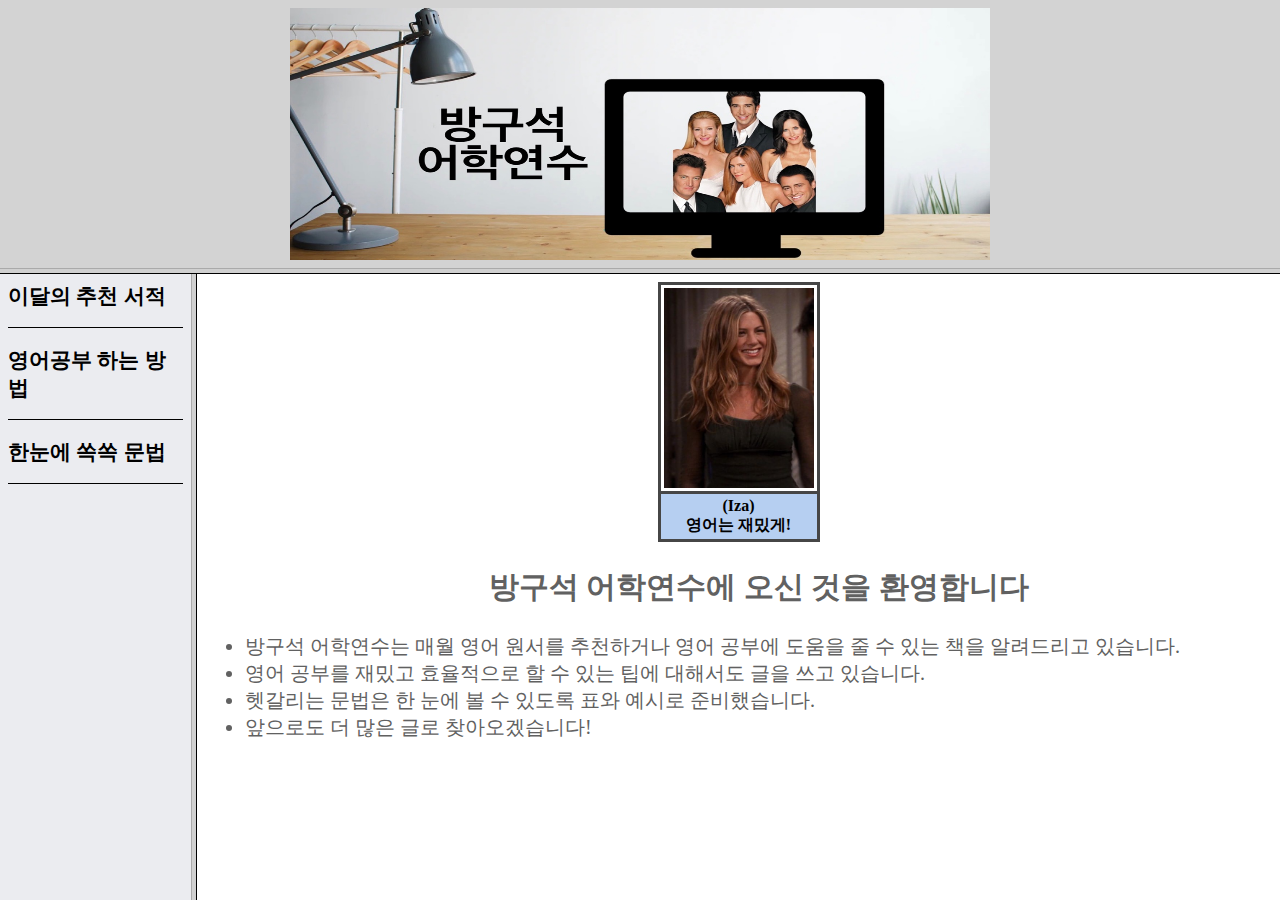
<file: index.html>
<html>
<head>
        <meta charset = "utf-8"/>
        <frameset rows = "30%,70%" frameborder = "1">
            <frame src = "title.html">
            <frameset cols = "15%, 85%">
                <frame src = "menu.html">
                <frame src = "mynotice.html" name = "right">
            </frameset>
        </frameset>

 </head>
 <body>        
</body>
</html>
</file>
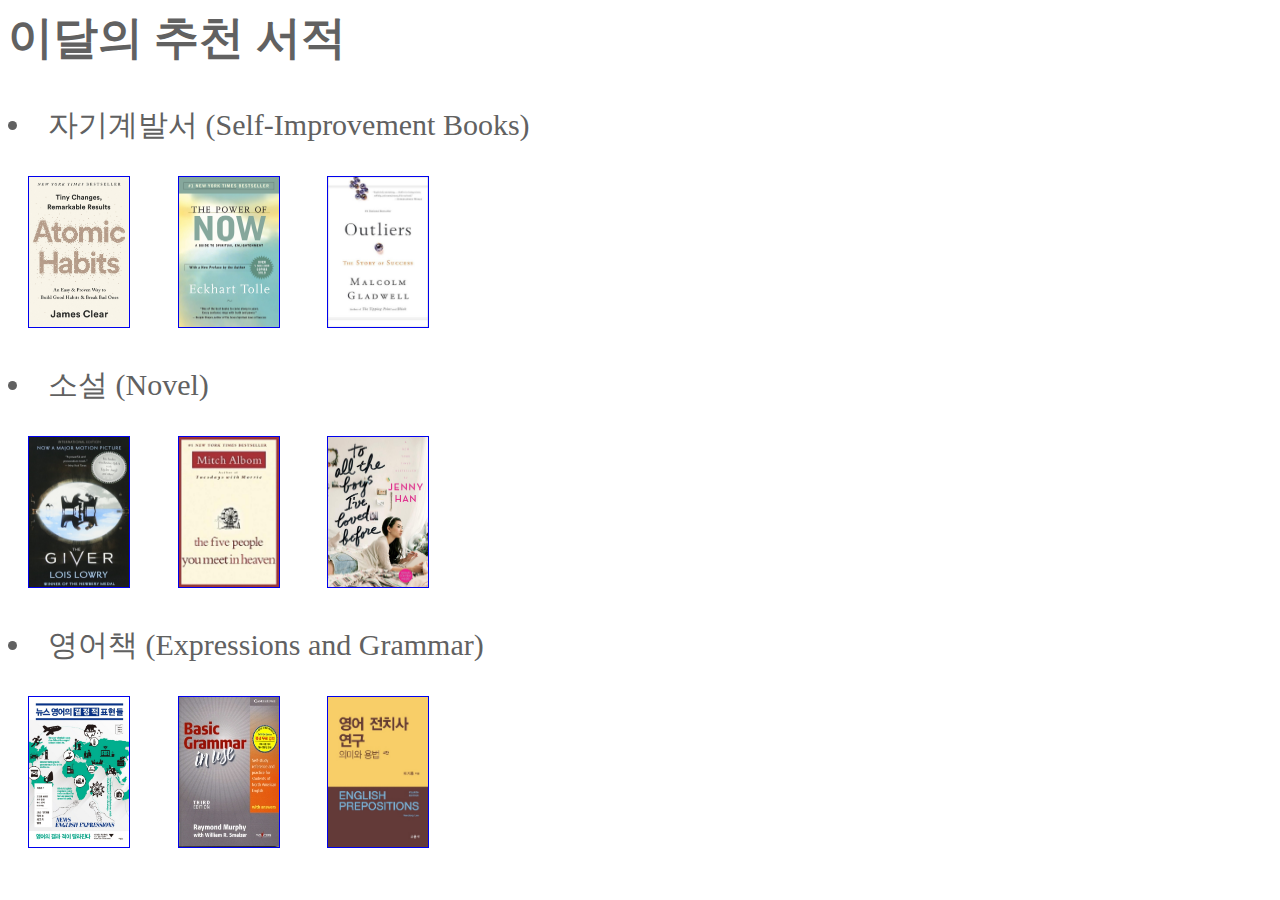
<file: book.html>
<html>
<head>
        <meta charset = "utf-8"/>
        <style type = "text/css">
            bstyle{
                color: #616161;
                font-family: fantasy;
                font-size:30px;
            }
        </style>
</head>
<body bgcolor = "white">
    <div id = "books">
   <bstyle>
       <h2>이달의 추천 서적</h2>
       <li>자기계발서 (Self-Improvement Books)</li><p>
           <a href = "http://www.kyobobook.co.kr/product/detailViewEng.laf?ejkGb=ENG&mallGb=ENG&barcode=9780593189641&orderClick=LEa&Kc=">
            <img src = "atomichabits.jpg" width = "100" height = "150" border = "1" hspace = "20"></a>
            <a href = "http://www.kyobobook.co.kr/product/detailViewEng.laf?ejkGb=ENG&mallGb=ENG&barcode=9781577314806&orderClick=LEa&Kc=">
            <img src = "thepowerofnow.jpg" width = "100" height = "150" border = "1" hspace = "20"></a>
            <a href = "http://www.kyobobook.co.kr/product/detailViewEng.laf?ejkGb=ENG&mallGb=ENG&barcode=9780316056281&orderClick=LEa&Kc=">
            <img src = "outliers.jpg" width = "100" height = "150" border = "1" hspace = "20"></a>
           </p>
        <li>소설 (Novel)</li><p>
            <a href = "http://www.kyobobook.co.kr/product/detailViewEng.laf?ejkGb=ENG&mallGb=ENG&barcode=9780544442207&orderClick=LEa&Kc=">
           <img src = "thegiver.jpg" width = "100" height = "150" border = "1" hspace = "20"></a>
           <a href = "http://www.kyobobook.co.kr/product/detailViewEng.laf?ejkGb=BNT&mallGb=ENG&barcode=9781401308582&orderClick=LAG&Kc=">
           <img src = "thefivepeople.jpg" width = "100" height = "150" border = "1" hspace = "20"></a>
           <a href = "http://www.kyobobook.co.kr/product/detailViewEng.laf?ejkGb=ENG&mallGb=ENG&barcode=9781442426719&orderClick=LEa&Kc=">
           <img src = "toalltheboys.jpg" width = "100" height = "150" border = "1" hspace = "20"></a>
           </p>
       <li>영어책 (Expressions and Grammar)</li><p>
           <a href = "http://www.kyobobook.co.kr/product/detailViewKor.laf?ejkGb=KOR&mallGb=KOR&barcode=9788960498921&orderClick=LEa&Kc=">
           <img src = "news.jpg" width = "100" height = "150" border = "1" hspace = "20"></a>
           <a href = "http://www.kyobobook.co.kr/product/detailViewEng.laf?ejkGb=ENG&mallGb=ENG&barcode=9780521269599&orderClick=LEa&Kc=">
           <img src = "basic.jpg" width = "100" height = "150" border = "1" hspace = "20"></a>
           <a href = "http://www.kyobobook.co.kr/product/detailViewKor.laf?ejkGb=KOR&mallGb=KOR&barcode=9788936320485&orderClick=LEa&Kc=">
           <img src = "preposition.jpg" width = "100" height = "150" border = "1" hspace = "20"></a>
           </p>
   </mstyle>
   </div>
</body>
</html>
</file>
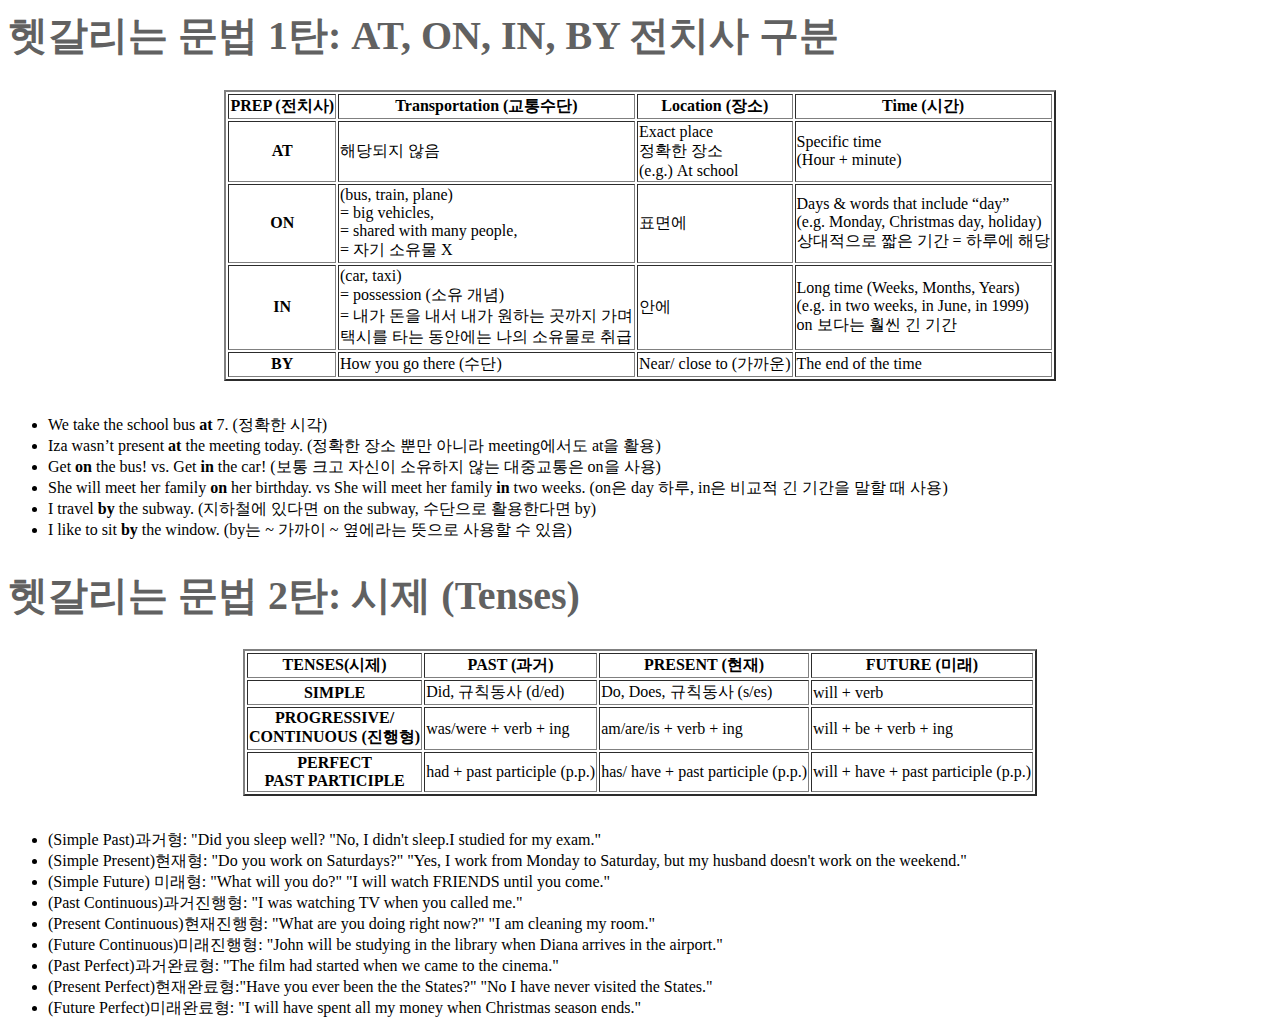
<file: grammar.html>
<html>
<head>
        <meta charset = "utf-8"/>
        <style type = "text/css">
            gstyle{
                color:#616161;
                font-family: fantasy;
                font-size:20px;
            }
        </style>
 </head>
 <body>
     <div id = "grm">
         <table border = "2" align = center>
        <gstyle>
            <h1> 헷갈리는 문법 1탄: AT, ON, IN, BY 전치사 구분</h1>
             <tr>
                 <th>PREP (전치사)</th>
                 <th>Transportation (교통수단)</th>
                 <th>Location (장소)</th>
                 <th>Time (시간)</th>
            </tr>
            <tr>
                <th>AT</th>
                <td> 해당되지 않음 </td>
                <td>Exact place<br>
                    정확한 장소<br> 
                    (e.g.) At school</td>
                <td>Specific time<br>
                    (Hour + minute)</td>
           </tr>
           <tr>
                <th>ON</th>
                <td>(bus, train, plane)<br> = big vehicles,<br> = shared with many people, <br>= 자기 소유물 X</td>
                <td>표면에</td>
                <td>Days & words that include “day” <br>
                    (e.g. Monday, Christmas day, holiday)<br>
                    상대적으로 짧은 기간 = 하루에 해당</td>
            </tr>
            <tr>
                <th>IN</th>
                <td>(car, taxi)<br> = possession (소유 개념) <br> = 내가 돈을 내서 내가 원하는 곳까지 가며 <br>택시를 타는 동안에는 나의 소유물로 취급 </td>
                <td> 안에 </td>
                <td>Long time (Weeks, Months, Years)<br>
                    (e.g. in two weeks, in June, in 1999)<br>
                    on 보다는 훨씬 긴 기간</td>
           </tr>
           <tr>
                <th>BY</th>
                <td>How you go there (수단)</td>
                <td>Near/ close to (가까운) </td>
                <td>The end of the time</td>
            </tr> 
        </gstyle>
        </table> 
        <br>

        <ul>
            <li>We take the school bus <b>at</b> 7. (정확한 시각)</li>
            <li>Iza wasn’t present <b>at</b> the meeting today. (정확한 장소 뿐만 아니라 meeting에서도 at을 활용)</li>
            <li>Get <b>on</b> the bus! vs. Get <b>in</b> the car! (보통 크고 자신이 소유하지 않는 대중교통은 on을 사용)</li>
            <li>She will meet her family <b>on</b> her birthday. vs She will meet her family <b>in</b> two weeks. 
                (on은 day 하루, in은 비교적 긴 기간을 말할 때 사용)</li> 
            <li>I travel <b>by</b> the subway. (지하철에 있다면 on the subway, 수단으로 활용한다면 by)</li>
            <li>I like to sit <b>by</b> the window. (by는 ~ 가까이 ~ 옆에라는 뜻으로 사용할 수 있음)</li> 
        </ul>

        <table border = "2" align = center>
            <gstyle>
                <h1> 헷갈리는 문법 2탄: 시제 (Tenses)</h1>
                 <tr>
                     <th>TENSES(시제)</th>
                     <th>PAST (과거)</th>
                     <th>PRESENT (현재)</th>
                     <th>FUTURE (미래)</th>
                </tr>
                <tr>
                    <th>SIMPLE</th>
                    <td> Did, 규칙동사 (d/ed) </td>
                    <td> Do, Does, 규칙동사 (s/es)</td>
                    <td> will + verb</td>
               </tr>
               <tr>
                    <th>PROGRESSIVE/<br>
                    CONTINUOUS (진행형)</th>
                    <td>was/were + verb + ing</td>
                    <td>am/are/is + verb + ing</td>
                    <td>will + be + verb + ing</td>
                </tr>
                <tr>
                    <th>PERFECT<br>
                    PAST PARTICIPLE</th>
                    <td>had + past participle (p.p.)</td>
                    <td>has/ have + past participle (p.p.)</td>
                    <td>will + have + past participle (p.p.)</td>
               </tr>
            </gstyle>
            </table>
            <br>

            <ul>
            <li>(Simple Past)과거형: "Did you sleep well? "No, I didn't sleep.I studied for my exam." </li>
            <li>(Simple Present)현재형: "Do you work on Saturdays?" "Yes, I work from Monday to Saturday, but my husband doesn't work on the weekend."</li> 
            <li>(Simple Future) 미래형: "What will you do?" "I will watch FRIENDS until you come." </li>
            <li>(Past Continuous)과거진행형: "I was watching TV when you called me." </li>
            <li>(Present Continuous)현재진행형: "What are you doing right now?" "I am cleaning my room."</li>
            <li>(Future Continuous)미래진행형: "John will be studying in the library when Diana arrives in the airport."</li>
            <li>(Past Perfect)과거완료형: "The film had started when we came to the cinema."</li>
            <li>(Present Perfect)현재완료형:"Have you ever been the the States?" "No I have never visited the States."</li>
            <li>(Future Perfect)미래완료형: "I will have spent all my money when Christmas season ends."</li>
            </ul>
    </div>
</body>
</html>
</file>
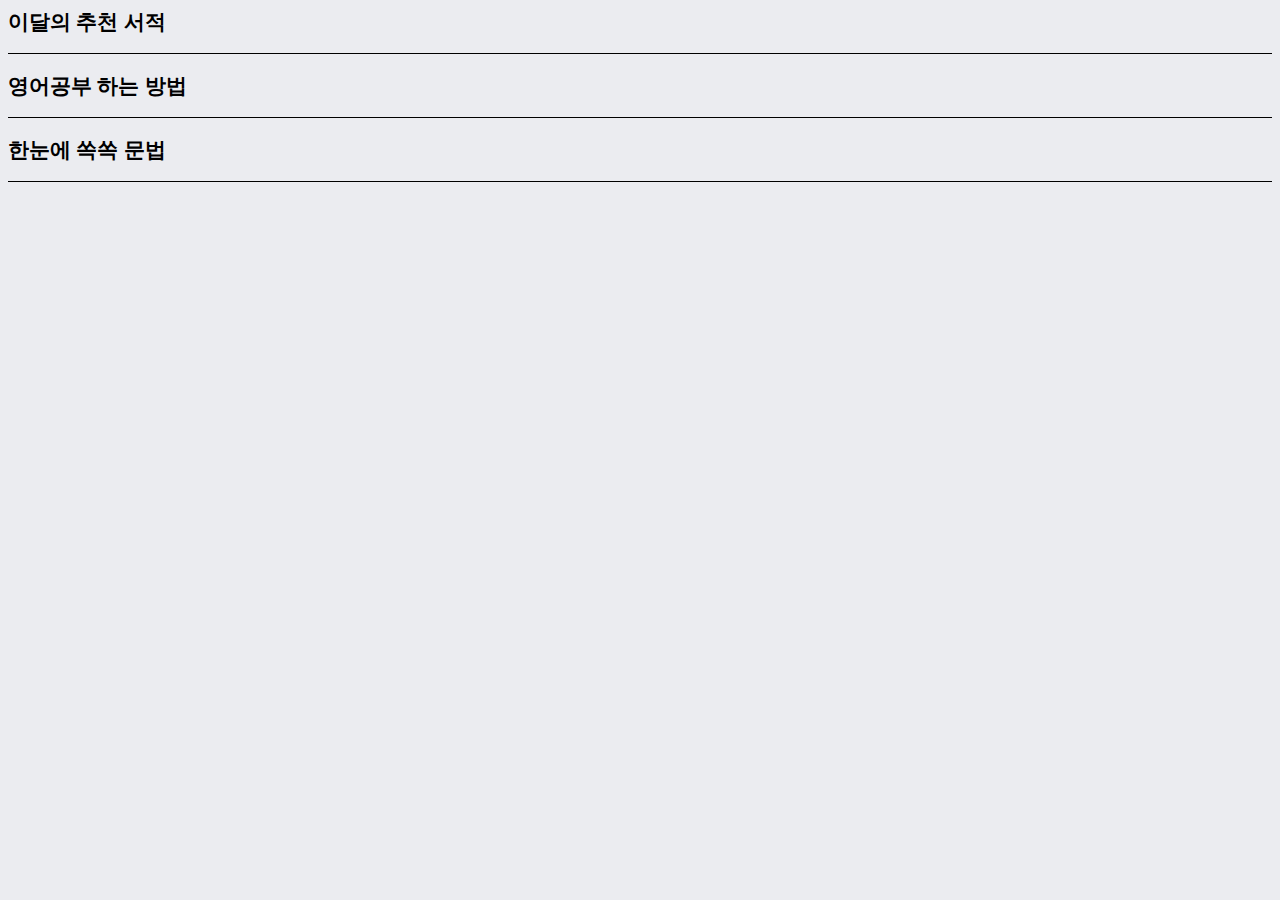
<file: menu.html>
<html>
<head>
        <meta charset = "utf-8"/>
        <link rel = "stylesheet" href = "style.css">
       
 </head>
 <body bgcolor = "#EBECF0">
     <div id = "menu">
         <ul>
             <li><a href = "book.html" target = "right"><h2>이달의 추천 서적</h2></a></li>
             <li><a href = "method.html" target = "right"><h2>영어공부 하는 방법</h2></a></li>
             <li><a href = "grammar.html" target = "right"><h2>한눈에 쏙쏙 문법</h2></a></li>
        </ul>
    </div>
</body>
</html>
</file>
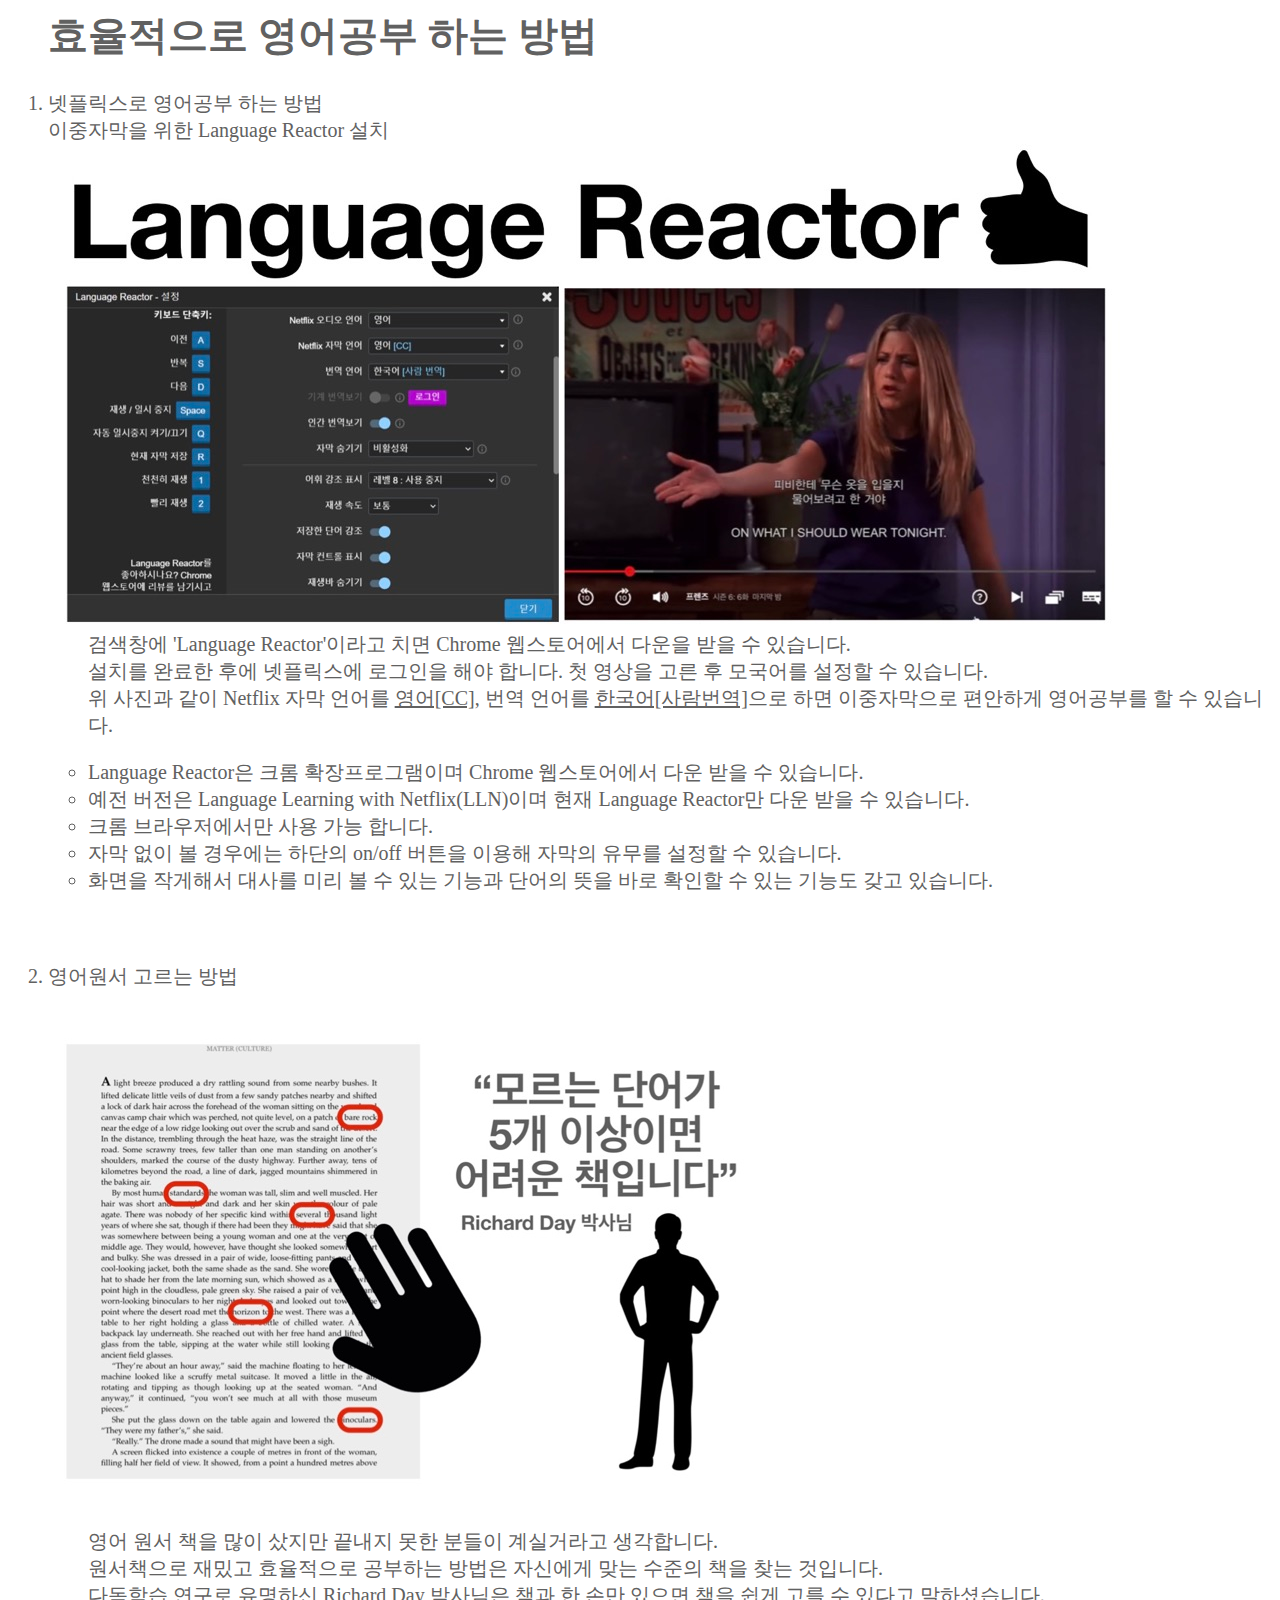
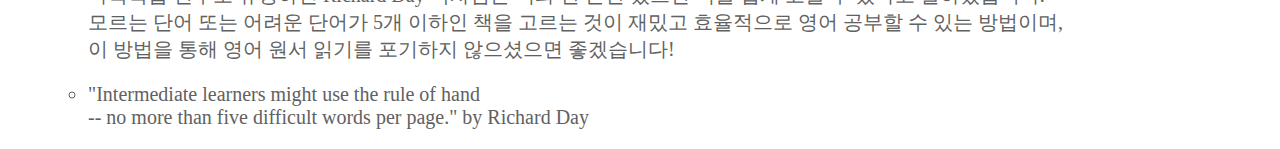
<file: method.html>
<html>
<head>
        <meta charset = "utf-8"/>
        <style type = "text/css">
            mstyle{
                color:#616161;
                font-family: fantasy;
                font-size:20px;
            }
        </style>
 </head>
 <body>
    <mstyle>
    <ol>
        <h1>효율적으로 영어공부 하는 방법</h1>
        <li>넷플릭스로 영어공부 하는 방법</li>
            <dl>
            <dt>이중자막을 위한 Language Reactor 설치<br><img src = "language_reactor.jpg"></dt>
            <dd>
            검색창에 'Language Reactor'이라고 치면 Chrome 웹스토어에서 다운을 받을 수 있습니다. <br>
            설치를 완료한 후에 넷플릭스에 로그인을 해야 합니다. 첫 영상을 고른 후 모국어를 설정할 수 있습니다. <br>
            위 사진과 같이 Netflix 자막 언어를 <u>영어[CC]</u>, 번역 언어를 <u>한국어[사람번역]</u>으로 하면 이중자막으로 편안하게 영어공부를 할 수 있습니다.
            </dd><p>
                <ul>
                    <li> Language Reactor은 크롬 확장프로그램이며 Chrome 웹스토어에서 다운 받을 수 있습니다.</li>
                    <li> 예전 버전은 Language Learning with Netflix(LLN)이며 현재 Language Reactor만 다운 받을 수 있습니다. </li>
                    <li> 크롬 브라우저에서만 사용 가능 합니다.</li>
                    <li> 자막 없이 볼 경우에는 하단의 on/off 버튼을 이용해 자막의 유무를 설정할 수 있습니다. </li>
                    <li> 화면을 작게해서 대사를 미리 볼 수 있는 기능과 단어의 뜻을 바로 확인할 수 있는 기능도 갖고 있습니다. </li>
                </ul>
                    <br>
                    <br>
                    <br>
        
        <li>영어원서 고르는 방법</li>
        <dt><img src = "cbs.jpg"></dt>
        <dd>
        영어 원서 책을 많이 샀지만 끝내지 못한 분들이 계실거라고 생각합니다. <br>
        원서책으로 재밌고 효율적으로 공부하는 방법은 자신에게 맞는 수준의 책을 찾는 것입니다. <br>
        다독학습 연구로 유명하신 Richard Day 박사님은 책과 한 손만 있으면 책을 쉽게 고를 수 있다고 말하셨습니다. <br>
        모르는 단어 또는 어려운 단어가 5개 이하인 책을 고르는 것이 재밌고 효율적으로 영어 공부할 수 있는 방법이며, <br>
        이 방법을 통해 영어 원서 읽기를 포기하지 않으셨으면 좋겠습니다!
        </dd><p>
            <ul>
            <li>"Intermediate learners might use the rule of hand <br>
                -- no more than five difficult words per page." by Richard Day</li>
     </dl>
    </ol>
    </mstyle>
</body>
</html>
</file>
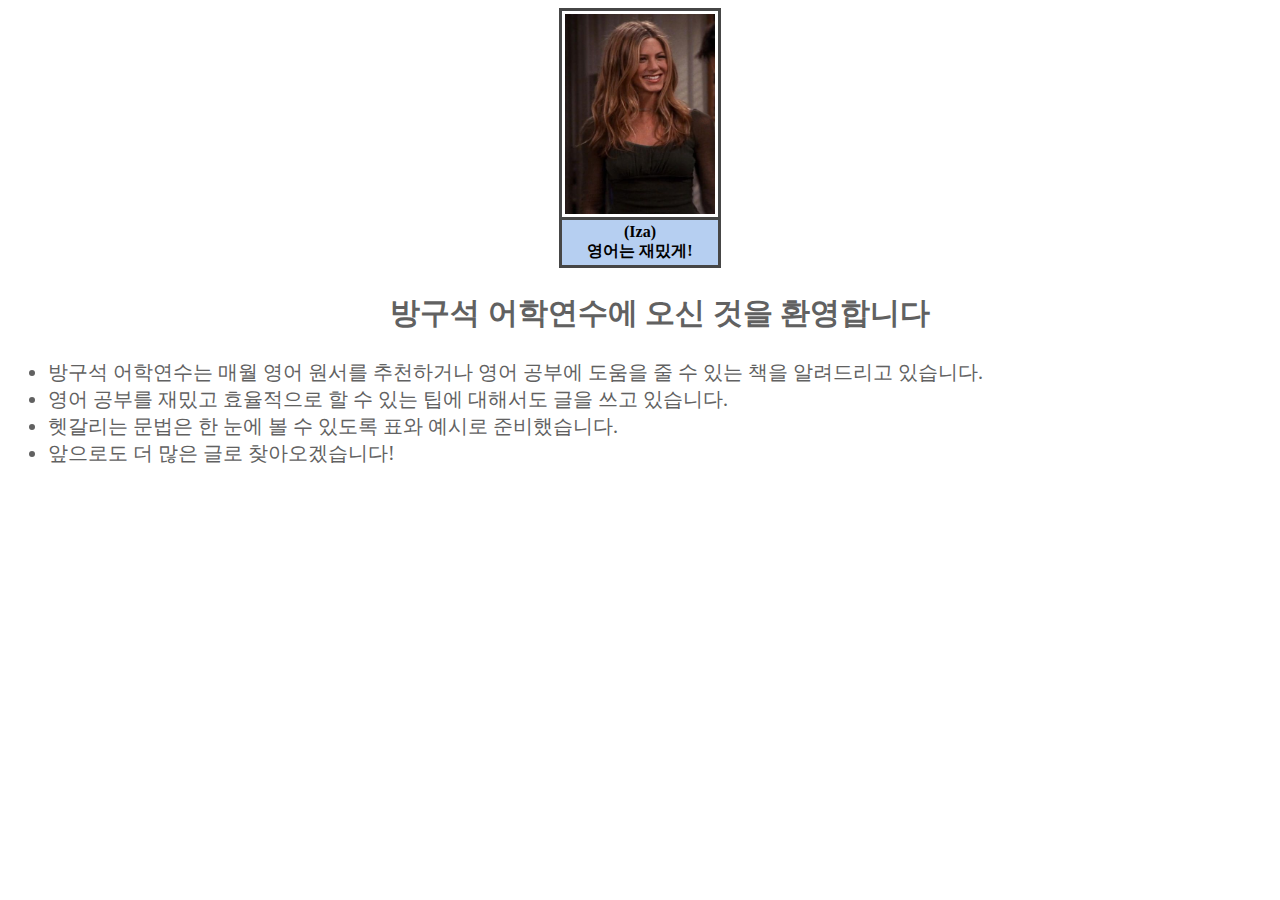
<file: mynotice.html>
<html>
<head>
        <meta charset = "utf-8"/>
        <style type = "text/css">
            nstyle{
                color: #616161;
                font-family: fantasy;
                font-size:20px;
            }
        </style>
 </head>
 <body>
     <div id = "notice">
        <nstyle>
            <table border = "0" cellpadding = "3" cellspacing = "3" bgcolor="#464646" align = "center">
                <tr>
                    <td bgcolor="#FFFFFF">
                    <img src = "rachel.jpg" width = "150" height = "200">
                    </td>
                </tr>
                <tr>
                    <td bgcolor="#B6CFF1" colspan="2" align="center">
                       <b>(Iza)<br> 영어는 재밌게!</b>
                    </td>
                </tr>
            </table>
            <ul>
                <center><h2> 방구석 어학연수에 오신 것을 환영합니다 </h2></center>
                <li> 방구석 어학연수는 매월 영어 원서를 추천하거나 영어 공부에 도움을 줄 수 있는 책을 알려드리고 있습니다. </li>
                <li> 영어 공부를 재밌고 효율적으로 할 수 있는 팁에 대해서도 글을 쓰고 있습니다. </li>
                <li> 헷갈리는 문법은 한 눈에 볼 수 있도록 표와 예시로 준비했습니다.</li>
                <li> 앞으로도 더 많은 글로 찾아오겠습니다! </li>
            </ul>    
        </nstyle>
    </div>
</body>
</html>
</file>
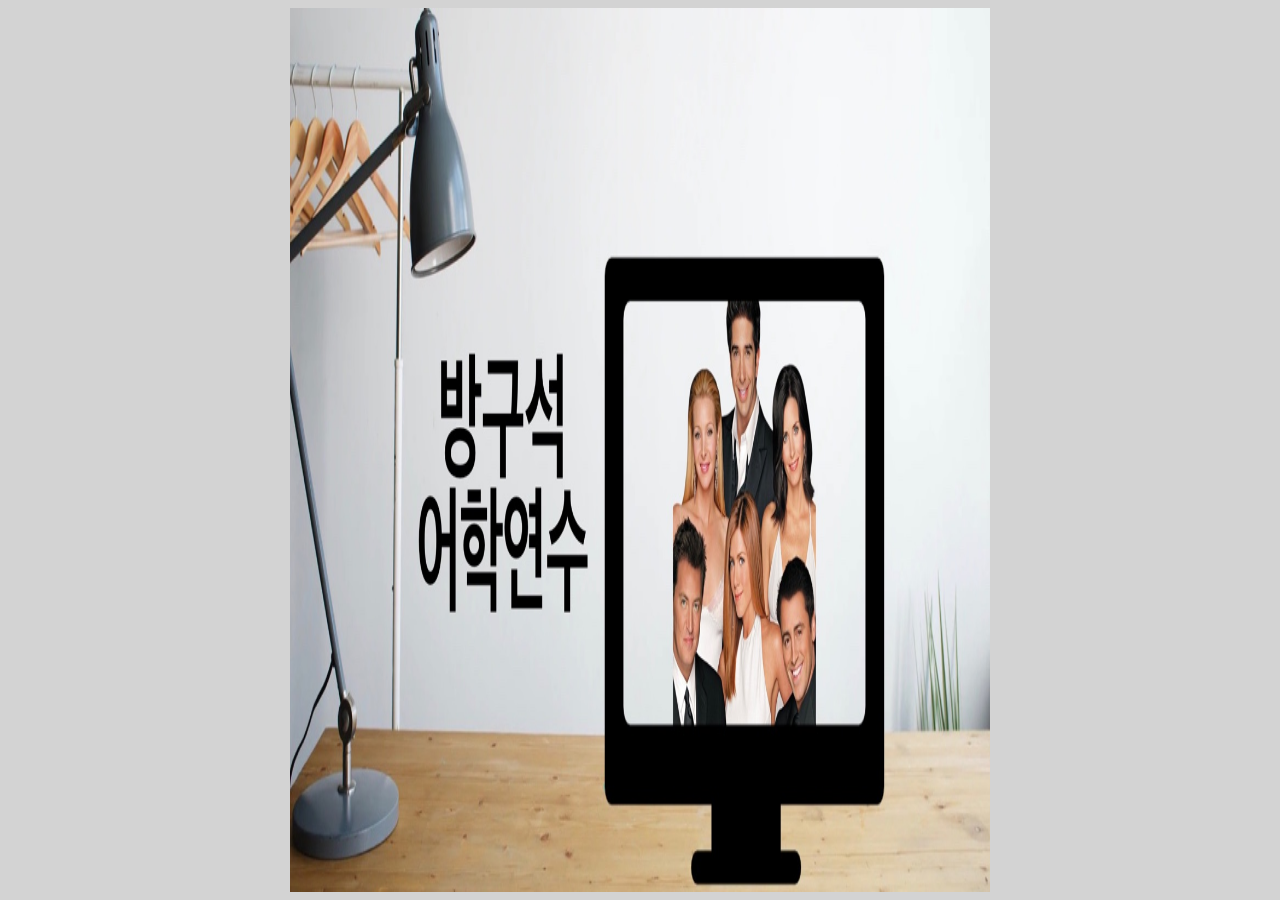
<file: title.html>
<html>
<head>
        <meta charset = "utf-8"/>
       
 </head>
 <body bgcolor = #D3D3D3>
     <div id = "header">
         <center><img src = "study.jpg" center width = "700" height = "100%"></center>
         
    </div>
</body>
</html>
</file>
<file: style.css>
*{
    padding: 0;

}

ul {

}

ul li {
    list-style: square;
    margin-bottom: 5px;
    border-bottom: 1px solid black;
}

ul li a {
    text-decoration: none;
    font-size: 14px;
    font-family: fantasy;
    color: black;
}
</file>
